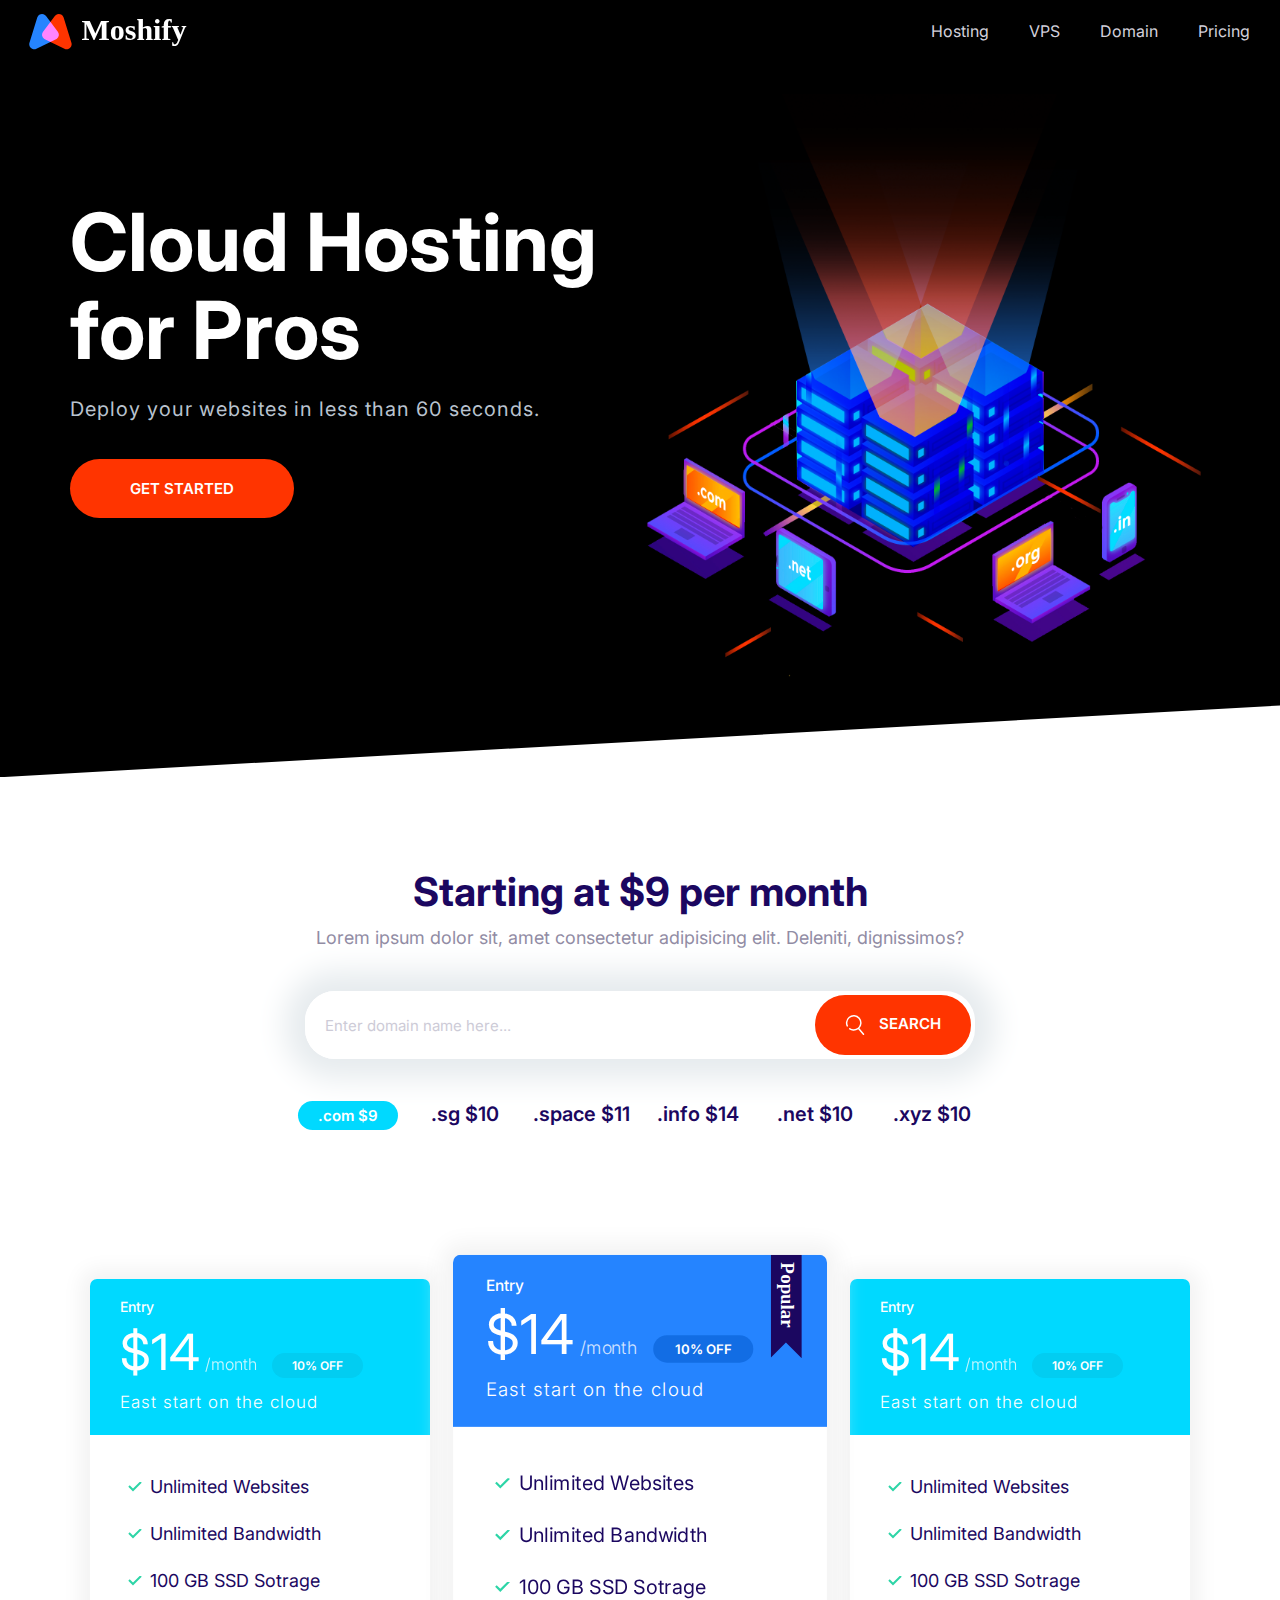
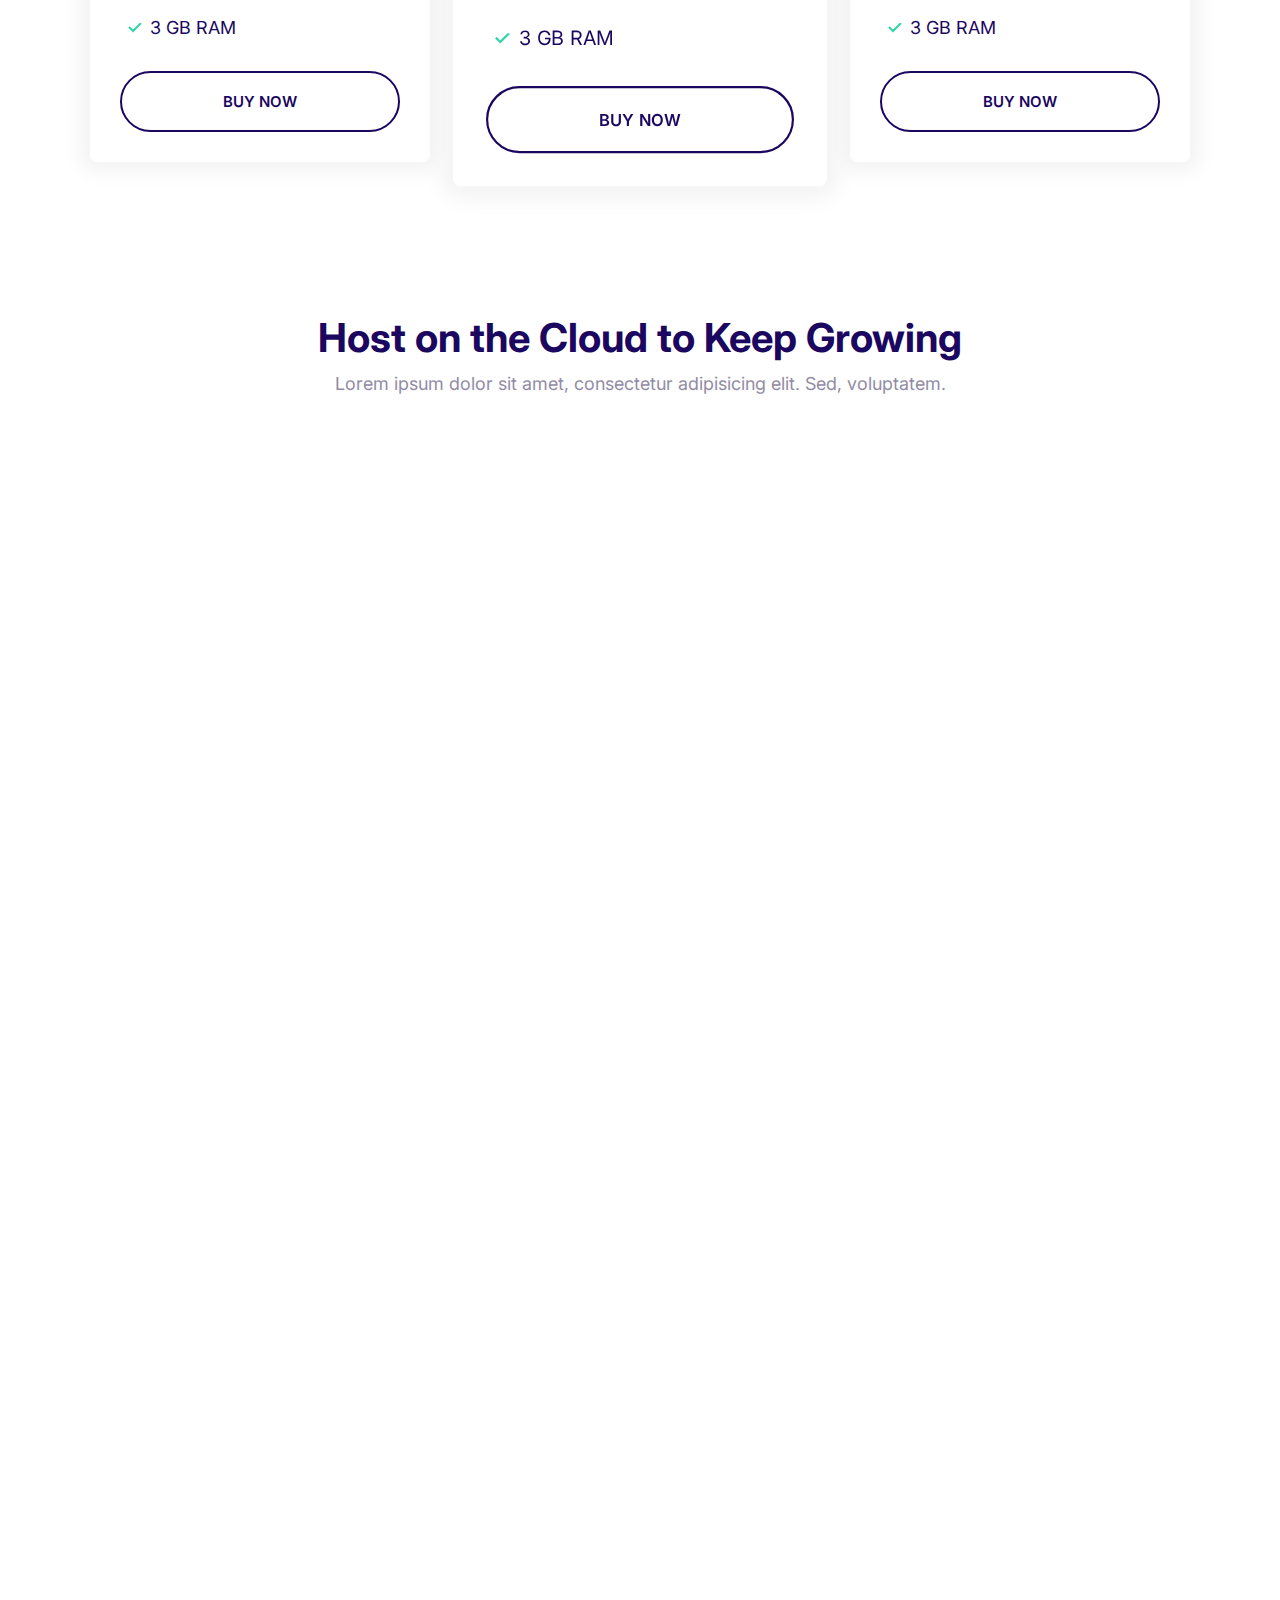
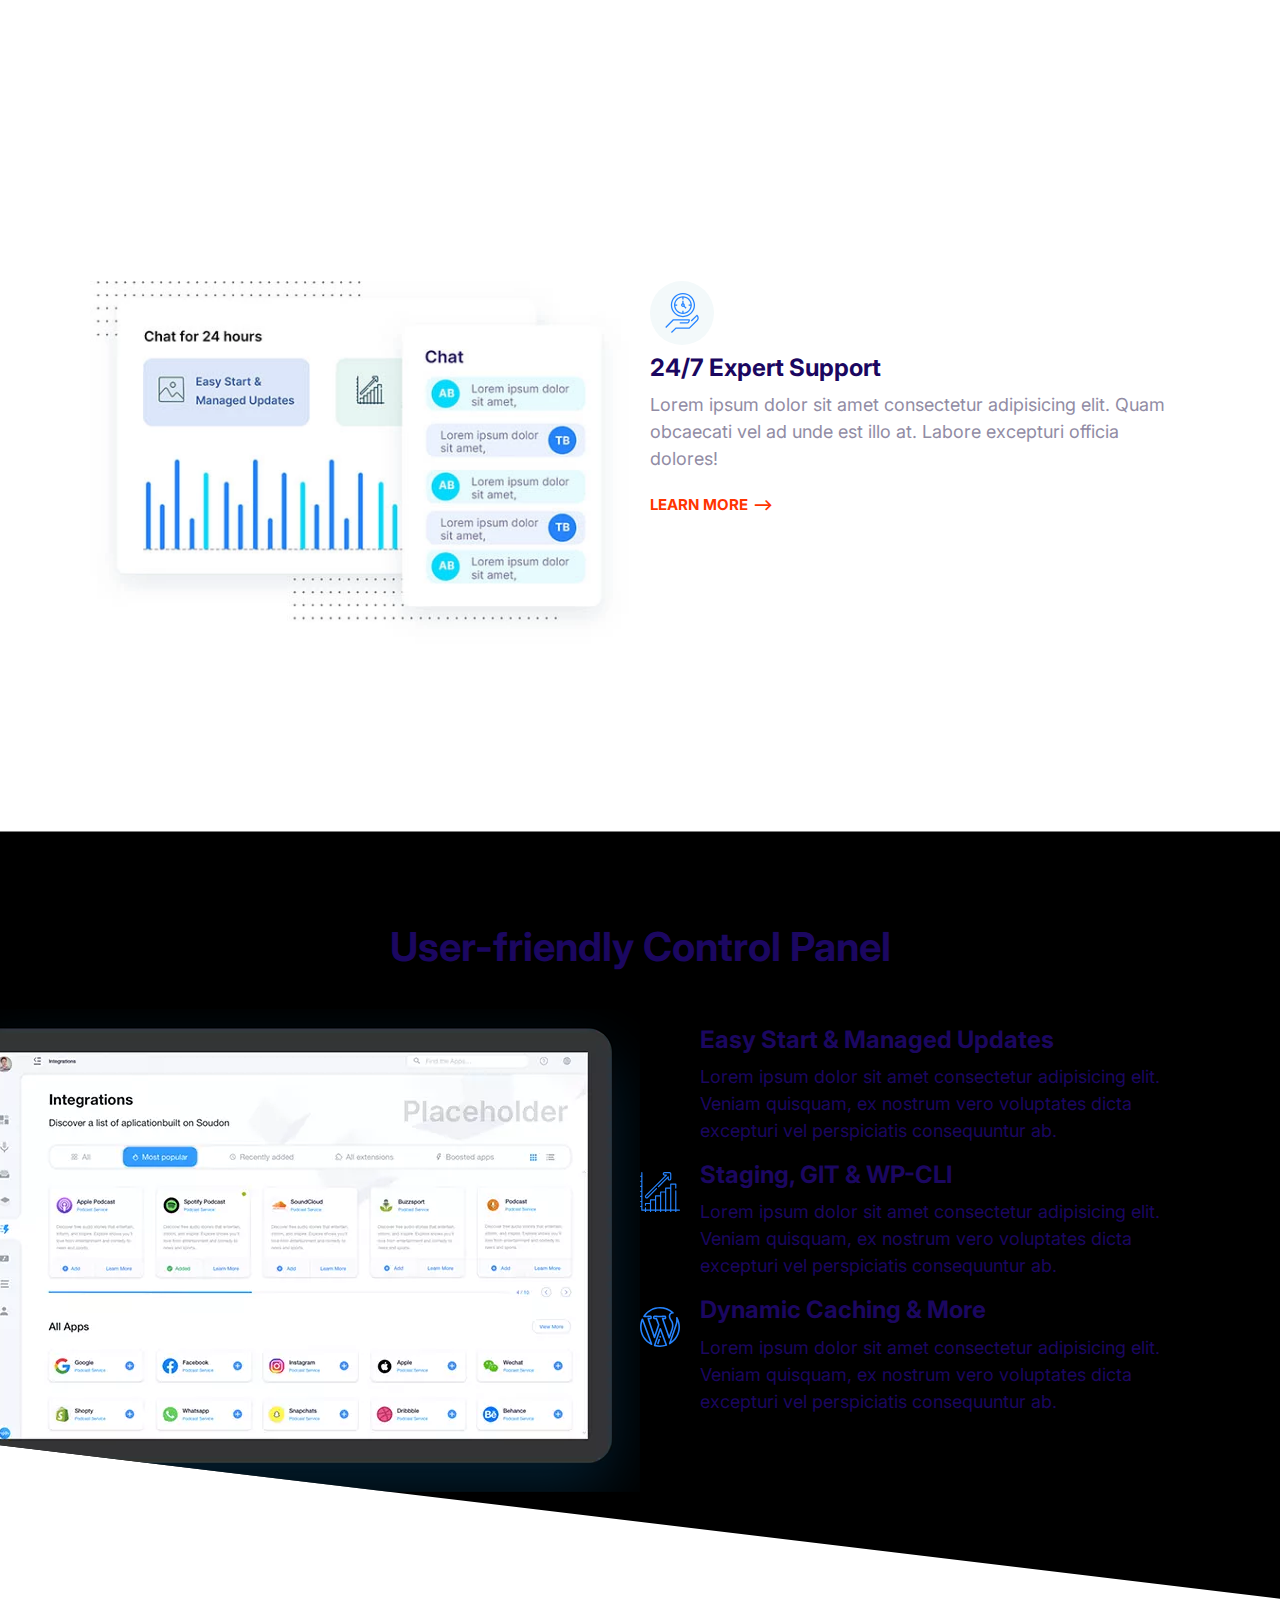
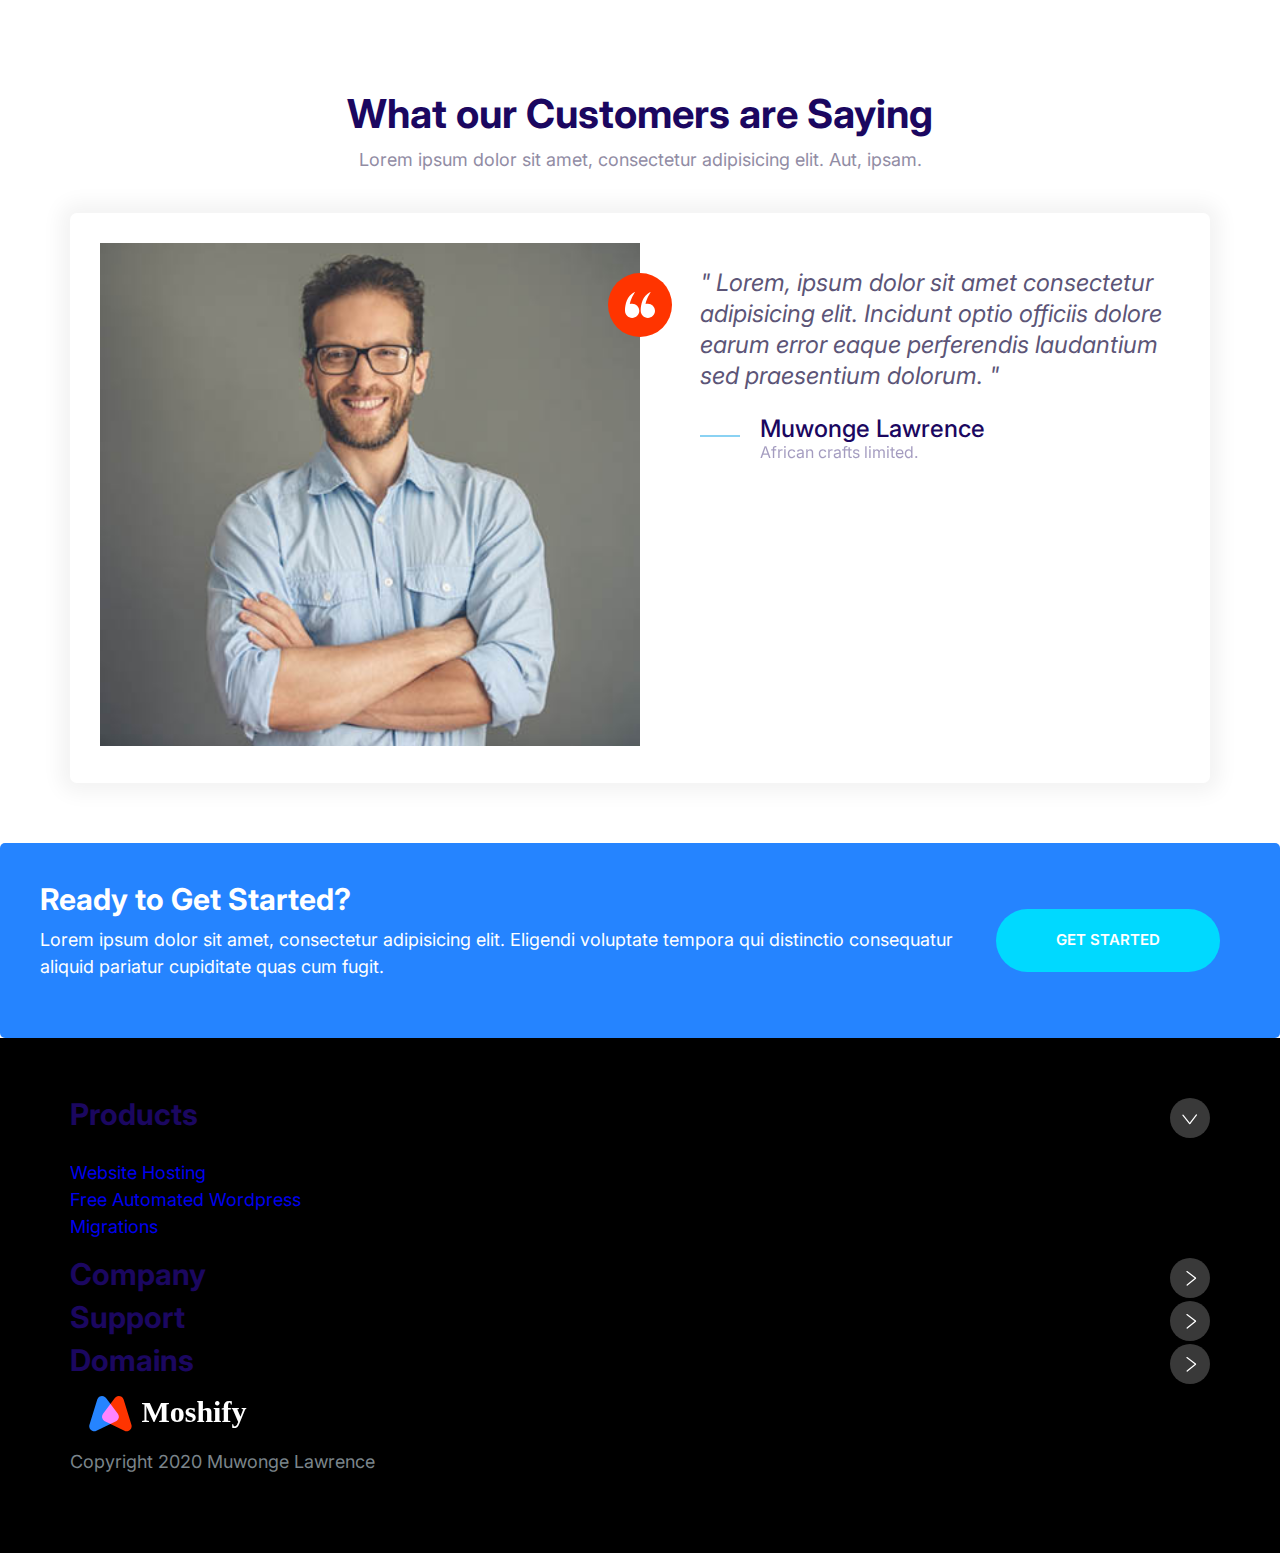
<file: index.html>
<!DOCTYPE html>
<html lang="en">
<head>
    <meta charset="UTF-8">
    <meta http-equiv="X-UA-Compatible" content="IE=edge">
    <meta name="viewport" content="width=device-width, initial-scale=1.0">
    <meta name="description" content="Deploy your websites in less than 6 seconds.">
    <meta property ="og:title" content = "Moshify....">
    <meta property ="og:description" content = "Moshify....">
    <meta property ="og:type" content = "website">
    <meta property ="og:image" content = "http://">
    <meta property ="og:url" content = "https://moshified.com">
    
    <title>Muwonge Hosting</title>

    <link rel="preconnect" href="https://fonts.gstatic.com" />
    <link
      href="https://fonts.googleapis.com/css2?family=Inter:wght@400;700&display=swap"
      rel="stylesheet"
    />
    <script async src="https://pagead2.googlesyndication.com/pagead/js/adsbygoogle.js?client=ca-pub-9194528412531488"
     crossorigin="anonymous"></script>
    <link rel="stylesheet" href="css/normalize.css">
    <link rel="stylesheet" href="css/styles.css">
    <link rel="stylesheet" href="https://unpkg.com/aos@next/dist/aos.css" />
    
</head>
<body>

<header>

  <nav class="nav collapsible">
    <a class="nav__brand" href="/"><img src="images/logo.svg" alt="" /></a>
    <svg class="icon icon--white nav__toggler">
      <use xlink:href="images/sprite.svg#menu"></use>
    </svg>
    <ul class="list nav__list collapsible__content">
      <li class="nav__item"><a href="#">Hosting</a></li>
      <li class="nav__item"><a href="#">VPS</a></li>
      <li class="nav__item"><a href="#">Domain</a></li>
      <li class="nav__item"><a href="#">Pricing</a></li>
    </ul>
  </nav>

</header>


<section class="block block--dark block--skewed-left hero">
  <div class="container grid grid--1x2">
    <header class="block__header hero__content">
      <h1 class="block__heading">Cloud Hosting for Pros</h1>
      <p class="hero__tagline">
        Deploy your websites in less than 60 seconds.
      </p>
      <a href="" class="btn btn--accent btn--stretched">Get Started</a>
    </header>
    <img class="hero__image" src="images/banner.png" alt="" />
  </div>
</section>


<section class="block container block-domain">
  <header class="block__header">
    <h2>Starting  at $9 per month</h2>
    <p>Lorem ipsum dolor sit, amet consectetur adipisicing elit. Deleniti, dignissimos?</p>
  </header>

  <div class="input-group">
    <input type="text" class="input" placeholder="Enter domain name here..." />
    <button class="btn btn--accent">

      <svg class="icon icon--white">
        <use xlink:href="images/sprite.svg#search"></use>
      </svg>

      Search
    </button>
  </div>

  <ul class="list block-domain__prices">
    <li><span class = "badge  badge--secondary">.com $9</span></li>
    <li>.sg $10</li>
    <li>.space $11</li>
    <li>.info $14</li>
    <li>.net $10</li>
    <li>.xyz $10</li>
  </ul>

</section>


<section class="block container block-plans">
  <div class="grid grid--1x3">
    <div class="plan">
      <div class="card card--secondary">
        <header class="card__header">
          <h3 class="plan__name">Entry</h3>
          <span class="plan__price">$14</span>
          <span class="plan__billing-cycle">/month</span>
          <span class="badge badge--secondary badge--small">10% OFF</span>
          <span class="plan__description">East start on the cloud</span>
        </header>
        <div class="card__body">
          <ul class="list list--tick">
            <li class="list__item">Unlimited Websites</li>
            <li class="list__item">Unlimited Bandwidth</li>
            <li class="list__item">100 GB SSD Sotrage</li>
            <li class="list__item">3 GB RAM</li>
          </ul>
          <button class="btn btn--outline btn--block">Buy Now</button>
        </div>
      </div>
    </div>
    <div class="plan plan--popular">
      <div class="card card--primary">
        <header class="card__header">
          <h3 class="plan__name">Entry</h3>
          <span class="plan__price">$14</span>
          <span class="plan__billing-cycle">/month</span>
          <span class="badge badge--primary badge--small">10% OFF</span>
          <span class="plan__description">East start on the cloud</span>
        </header>
        <div class="card__body">
          <ul class="list list--tick">
            <li class="list__item">Unlimited Websites</li>
            <li class="list__item">Unlimited Bandwidth</li>
            <li class="list__item">100 GB SSD Sotrage</li>
            <li class="list__item">3 GB RAM</li>
          </ul>
          <button class="btn btn--outline btn--block">Buy Now</button>
        </div>
      </div>
    </div>
    <div class="plan">
      <div class="card card--secondary">
        <header class="card__header">
          <h3 class="plan__name">Entry</h3>
          <span class="plan__price">$14</span>
          <span class="plan__billing-cycle">/month</span>
          <span class="badge badge--secondary badge--small">10% OFF</span>
          <span class="plan__description">East start on the cloud</span>
        </header>
        <div class="card__body">
          <ul class="list list--tick">
            <li class="list__item">Unlimited Websites</li>
            <li class="list__item">Unlimited Bandwidth</li>
            <li class="list__item">100 GB SSD Sotrage</li>
            <li class="list__item">3 GB RAM</li>
          </ul>
          <button class="btn btn--outline btn--block">Buy Now</button>
        </div>
      </div>
    </div>
  </div>
</section>

<section class="block container">
  <header class="block__header">
    <h2>Host on the Cloud to Keep Growing</h2>
    <p>
      Lorem ipsum dolor sit amet, consectetur adipisicing elit. Sed, voluptatem.
    </p>
  </header>
  <article class="grid grid--1x2 feature">
    <div class="feature__content" data-aos="fade-right">
      <span class="icon-container">
        <svg class="icon icon--primary">
          <use xlink:href="images/sprite.svg#easy"></use>
        </svg>
      </span>
      <h3 class="feature__heading">Super Easy to Use</h3>
      <p>
        Lorem ipsum dolor sit amet consectetur adipisicing elit. Quam obcaecati
        vel ad unde est illo at. Labore excepturi officia dolores!
      </p>
      <a href="#" class="link-arrow">Learn More</a>
    </div>
    <picture data-aos="zoom-in-left">
      <source
        type="image/webp"
        srcset="images/easy.webp 1x, images/easy@2x.webp 2x"
      />
      <source
        type="image/jpg"
        srcset="images/easy.jpg 1x, images/easy@2x.jpg 2x"
      />
      <img class="feature__image" src="images/easy@2x.jpg" alt="" />
    </picture>
  </article>
  <article class="grid grid--1x2 feature">
    <div class="feature__content" data-aos="fade-right">
      <span class="icon-container">
        <svg class="icon icon--primary">
          <use xlink:href="images/sprite.svg#computer"></use>
        </svg>
      </span>
      <h3 class="feature__heading">Simply Fast Websites</h3>
      <p>
        Lorem ipsum dolor sit amet consectetur adipisicing elit. Quam obcaecati
        vel ad unde est illo at. Labore excepturi officia dolores!
      </p>
      <a href="#" class="link-arrow">Learn More</a>
    </div>
    <picture data-aos="zoom-in-left">
      <source
        type="image/webp"
        srcset="images/fast.webp 1x, images/fast@2x.webp 2x"
      />
      <source
        type="image/jpg"
        srcset="images/fast.jpg 1x, images/fast@2x.jpg 2x"
      />
      <img class="feature__image" src="images/fast@2x.jpg" alt="" />
    </picture>
  </article>
  <article class="grid grid--1x2 feature">
    <div class="feature__content" data-aos="fade-right">
      <span class="icon-container">
        <svg class="icon icon--primary">
          <use xlink:href="images/sprite.svg#wordpress"></use>
        </svg>
      </span>
      <h3 class="feature__heading">Wordpress Made Easy</h3>
      <p>
        Lorem ipsum dolor sit amet consectetur adipisicing elit. Quam obcaecati
        vel ad unde est illo at. Labore excepturi officia dolores!
      </p>
      <a href="#" class="link-arrow">Learn More</a>
    </div>
    <picture data-aos="zoom-in-left">
      <source
        type="image/webp"
        srcset="images/wordpress.webp 1x, images/wordpress@2x.webp 2x"
      />
      <source
        type="image/jpg"
        srcset="images/wordpress.jpg 1x, images/wordpress@2x.jpg 2x"
      />
      <img class="feature__image" src="images/wordpress@2x.jpg" alt="" />
    </picture>
  </article>
  <article class="grid grid--1x2 feature">
    <div class="feature__content">
      <span class="icon-container">
        <svg class="icon icon--primary">
          <use xlink:href="images/sprite.svg#clock"></use>
        </svg>
      </span>
      <h3 class="feature__heading">24/7 Expert Support</h3>
      <p>
        Lorem ipsum dolor sit amet consectetur adipisicing elit. Quam obcaecati
        vel ad unde est illo at. Labore excepturi officia dolores!
      </p>
      <a href="#" class="link-arrow">Learn More</a>
    </div>
    <picture>
      <source
        type="image/webp"
        srcset="images/support.webp 1x, images/support@2x.webp 2x"
      />
      <source
        type="image/jpg"
        srcset="images/support.jpg 1x, images/support@2x.jpg 2x"
      />
      <img class="feature__image" src="images/support@2x.jpg" alt="" />
    </picture>
  </article>
</section>


<section class="block block--dark block--skewed-right block-showcase">
  <header class="block__header">
    <h2>User-friendly Control Panel</h2>
  </header>
  <div class="container grid grid--1x2">
    <picture class="block-showcase__image">
      <source
        type="image/webp"
        srcset="images/ipad.webp 1x, images/ipad@2x.webp 2x"
      />
      <source
        type="image/png"
        srcset="images/ipad.png 1x, images/ipad@2x.png 2x"
      />
      <img src="images/ipad.png" alt="" />
    </picture>
    <ul class="list">
      <li>
        <div class="media">
          <div class="media__image">
            <svg class="icon icon--primary">
              <use xlink:href="images/sprite.svg#snap"></use>
            </svg>
          </div>
          <div class="media__body">
            <h3 class="media__title">Easy Start & Managed Updates</h3>
            <p>
              Lorem ipsum dolor sit amet consectetur adipisicing elit. Veniam
              quisquam, ex nostrum vero voluptates dicta excepturi vel
              perspiciatis consequuntur ab.
            </p>
          </div>
        </div>
      </li>
      <li>
        <div class="media">
          <div class="media__image">
            <svg class="icon icon--primary">
              <use xlink:href="images/sprite.svg#growth"></use>
            </svg>
          </div>
          <div class="media__body">
            <h3 class="media__title">Staging, GIT & WP-CLI</h3>
            <p>
              Lorem ipsum dolor sit amet consectetur adipisicing elit. Veniam
              quisquam, ex nostrum vero voluptates dicta excepturi vel
              perspiciatis consequuntur ab.
            </p>
          </div>
        </div>
      </li>
      <li>
        <div class="media">
          <div class="media__image">
            <svg class="icon icon--primary">
              <use xlink:href="images/sprite.svg#wordpress"></use>
            </svg>
          </div>
          <div class="media__body">
            <h3 class="media__title">Dynamic Caching & More</h3>
            <p>
              Lorem ipsum dolor sit amet consectetur adipisicing elit. Veniam
              quisquam, ex nostrum vero voluptates dicta excepturi vel
              perspiciatis consequuntur ab.
            </p>
          </div>
        </div>
      </li>
    </ul>
  </div>
</section>

<section class="block">
  <header class="block__header">
    <h2>What our Customers are Saying</h2>
    <p>Lorem ipsum dolor sit amet, consectetur adipisicing elit. Aut, ipsam.</p>
  </header>
  <div class="container">
    <div class="card testimonial">
      <div class="grid grid--1x2">
        <div class="testimonial__image">
          <img src="images/testimonial.jpg" alt="A happy, smiling customer" />
          <span class="icon-container icon-container--accent">
            <svg class="icon icon--white icon--small">
              <use xlink:href="images/sprite.svg#quotes"></use>
            </svg>
          </span>
        </div>
        <blockquote class="quote">
          <p class="quote__text">
            Lorem, ipsum dolor sit amet consectetur adipisicing elit. Incidunt
            optio officiis dolore earum error eaque perferendis laudantium sed
            praesentium dolorum.
          </p>
          <footer>
            <div class="media">
              <div class="media__image">
                <svg class="icon icon--primary quote__line">
                  <use xlink:href="images/sprite.svg#line"></use>
                </svg>
              </div>
              <div class="media__body">
                <h3 class="media__title quote__author">Muwonge Lawrence</h3>
                <p class="quote__organization">African crafts limited.</p>
              </div>
            </div>
          </footer>
        </blockquote>
      </div>
    </div>
  </div>
</section>

<div class="callout callout--primary">
  <div class="grid grid--1x2">
    <div class="callout__content">
      <h2 class="callout__heading">Ready to Get Started?</h2>
      <p>
        Lorem ipsum dolor sit amet, consectetur adipisicing elit. Eligendi
        voluptate tempora qui distinctio consequatur aliquid pariatur cupiditate
        quas cum fugit.
      </p>
    </div>
    <a href="#" class="btn btn--secondary btn--stretched">Get Started</a>
  </div>
</div>


<footer class="block block--dark footer">
  <div class="container grid footer__sections">
    <section class="collapsible collapsible--expanded footer__section">
      <header class="collapsible__header">
        <h2 class="collapsible__heading footer__heading">Products</h2>
        <embed src="images/chevron.svg" class="icon icon--white collapsible__chevron"/>
      </header>
      <div class="collapsible__content">
        <ul class="list">
          <li><a href="#">Website Hosting</a></li>
          <li><a href="#">Free Automated Wordpress</a></li>
          <li><a href="#">Migrations</a></li>
        </ul>
      </div>
    </section>
    <section class="collapsible footer__section">
      <header class="collapsible__header">
        <h2 class="collapsible__heading footer__heading">Company</h2>
        <embed src="images/chevron.svg" class="icon icon--white collapsible__chevron"/>
      </header>
      <div class="collapsible__content">
        <ul class="list">
          <li><a href="#">About</a></li>
          <li><a href="#">Affiliates</a></li>
          <li><a href="#">Blog</a></li>
        </ul>
      </div>
    </section>
    <section class="collapsible footer__section">
      <header class="collapsible__header">
        <h2 class="collapsible__heading footer__heading">Support</h2>
        <embed src="images/chevron.svg" class="icon icon--white collapsible__chevron"/>
      </header>
      <div class="collapsible__content">
        <ul class="list">
          <li><a href="#">Contact</a></li>
          <li><a href="#">Knowledge Base</a></li>
          <li><a href="#">FAQ</a></li>
        </ul>
      </div>
    </section>
    <section class="collapsible footer__section">
      <header class="collapsible__header">
        <h2 class="collapsible__heading footer__heading">Domains</h2>
        <embed src="images/chevron.svg" class="icon icon--white collapsible__chevron"/>
      </header>
      <div class="collapsible__content">
        <ul class="list">
          <li><a href="#">Domain Checker</a></li>
          <li><a href="#">Domain Transfer</a></li>
          <li><a href="#">Free Domain</a></li>
        </ul>
      </div>
    </section>
    <section class="footer__brand">
      <img src="images/logo.svg" alt="" />
      <p class="footer__copyright">Copyright 2020 Muwonge Lawrence</p>
    </section>
  </div>
</footer>







<script src="js/main.js"></script>

<script src="https://unpkg.com/aos@next/dist/aos.js"></script>
<script>
  AOS.init();
</script>

</body>
</html>
</file>
<file: css/styles.css>
:root {
    --color-primary: #2584ff;
    --color-secondary: #00d9ff;
    --color-accent: #ff3400;
    --color-headings: #1b0760;
    --color-body: #918ca4;
    --color-body-darker:#5c5577;
    --color-border: #ccc;
    --border-radius:30px;
  }

  *,
*::after,
*::before {
  box-sizing: border-box;
}

  /* Typograpy */
  html {
    /* 62.5% of 16px = 10px */
    font-size: 62.5%;
  }
  
  body {
    font-family: Inter, Arial, Helvetica, sans-serif;
    font-size: 2.4rem;
    line-height: 1.5;
    color: var(--color-body);
  }
  
  h1,
  h2,
  h3 {
    color: var(--color-headings);
    margin-bottom: 1rem;
    line-height: 1.1;
  }
  
  h1 {
    font-size: 7rem;
  }
  
  h2 {
    font-size: 4rem;
  }
  
  h3 {
    font-size: 3rem;
  }
  
  p {
    margin-top: 0;
  }
 

  /* links */
  a {
    text-decoration: none;
  }
  
  .link-arrow {
    color: var(--color-accent);
    text-transform: uppercase;
    font-size: 2rem;
    font-weight: bold;
  }
  
  .link-arrow::after {
    content: "-->";
    margin-left: 5px;
    transition: margin 0.15s;
  }
  
  .link-arrow:hover::after {
    margin-left: 10px;
  }

  /* bagdes */
  .badge {
    border-radius: 20px;
    font-size: 2rem;
    font-weight: 600;
    padding: 0.5rem 2rem;
    white-space: nowrap;
  }
  
  .badge--primary {
    background: var(--color-primary);
    color: #fff;
  }
  
  .badge--secondary {
    background: var(--color-secondary);
    color: #fff;
  }
  
  .badge--small {
    font-size: 1.6rem;
  }


  /* lists */
  .list {
    list-style: none;
    padding-left: 0;
    color: var(--color-headings);
  }
  
  .list--inline .list__item {
    display: inline-block;
    margin-right: 2rem;
  }
  
  .list--tick {
    list-style-image: url(../images/tick.svg);
    padding-left: 3rem;
  }
  
  .list--tick .list__item {
    padding-left: 0.5rem;
    margin-bottom: 1rem;
  }
  
  /* Icons */
  .icon {
    width: 40px;
    height: 40px;
  }


.icon--small {
  width: 30px;
  height: 30px;
}
  
  .icon--primary {
    fill: var(--color-primary);
  }

  .icon--white {
    fill: #fff;
  }
  
  .icon-container {
    background: #f3f9fa;
    width: 64px;
    height: 64px;
    border-radius: 100%;
    display: inline-flex;
    justify-content: center;
    align-items: center;
  }

  .icon-container--accent {
    background: var(--color-accent);
  }


  /* buttons */
  .btn {
    border-radius: 40px;
    border: 0;
    cursor: pointer;
    font-size: 1.8rem;
    font-weight: 600;
    margin: 1rem 0;
    padding: 2rem 3rem;
    text-align: center;
    text-transform: uppercase;
    white-space: nowrap;
  }

  .btn .icon {
    width:2rem;
    height: 2rem;
    margin-right: 1rem;
    vertical-align: middle;
  }
  
  .btn--primary {
    background: var(--color-primary);
    color: #fff;
  }
  
  .btn--primary:hover {
    background: #3a8ffd;
  }

  .btn--stretched {
    padding-left: 6rem;
    padding-right: 6rem;
  }
  
  .btn--secondary {
    background: var(--color-secondary);
    color: #fff;
  }
  
  .btn--secondary:hover {
    background: #05cdf0;
  }
  
  .btn--accent {
    background: var(--color-accent);
    color: #fff;
  }
  
  .btn--accent:hover {
    background: #ec3000;
  }
  
  .btn--outline {
    background: #fff;
    color: var(--color-headings);
    border: 2px solid var(--color-headings);
  }
  
  .btn--outline:hover {
    background: var(--color-headings);
    color: #fff;
  }
  
  .btn--block {
    width: 100%;
    display: inline-block;
  }

  /* inputs */
  .input {
    border-radius: var(--border-radius);
    border: 1px solid var(--color-border);
    color: var(--color-headings);
    font-size: 2rem;
    outline: 0;
    padding: 1.5rem 3.5rem;
  }
  
  ::placeholder {
    color: #cdcbd7;
  }
  
  @media screen and (min-width: 1024px) {
    .input {
      font-size: 1.5rem;
    }
  }

  /* input group */

  .input-group {
    border: 1px solid var(--color-border);
    border-radius: var(--border-radius);
    display: flex;
  }
  
  .input-group .input {
    border: 0;
    flex-grow: 1;
    padding: 1.5rem 2rem;
  }
  
  .input-group .btn {
    margin: 4px;
  }


/* Cards */
.card {
  border-radius: 7px;
  box-shadow: 0 0 20px 10px #f3f3f3;
  overflow: hidden;
}

.card__header,
.card__body {
  padding: 2rem 3rem;
}

.card--primary .card__header {
  background: var(--color-primary);
  color: #fff;
}

.card--secondary .card__header {
  background: var(--color-secondary);
  color: #fff;
}

.card--primary .badge--primary {
  background: #126de4;
}

.card--secondary .badge--secondary {
  background: #02cdf1;
}


/* plans */
.plan__name {
  color: #fff;
  margin: 0;
  font-weight: 500;
  font-size: 2.4rem;
}

.plan__price {
  font-size: 6rem;
}

.plan__billing-cycle {
  font-size: 2.4rem;
  font-weight: 300;
  opacity: 0.8;
  margin-right: 1rem;
}

.plan__description {
  font-size: 2rem;
  font-weight: 300;
  letter-spacing: 1px;
  display: block;
}

.plan .list__item {
  margin-bottom: 2rem;
}

.plan--popular .card__header {
  position: relative;
}

.plan--popular {
  transform: scale(1.1);
}

.plan--popular .card__header::before {
  content: url(../images/popular.svg);
  width: 40px;
  display: inline-block;
  position: absolute;
  top: -6px;
  right: 5%;
}

.plan:hover {
  transform: scale(1.05);
}

.plan--popular:hover {
  transform: scale(1.15);
}


/* Media */
.media {
  display: flex;
}

.media__title {
  margin-top: 0;
}

.media__body {
  margin: 0 2rem;
}

.media__image {
  margin-top: 1rem;
}

/* quotes */
.quote{
  font-size: 3rem;
  font-style: italic;
  color: var(--color-body-darker);
  line-height: 1.3;
}

.quote__text::before {
  content: '"';

}

.quote__text::after {
  content: '"';

}
.quote__author {
  font-size: 3rem;
  font-weight: 500;
  font-style: normal;
  margin-bottom: 0;
}

.quote__organization{
color:var(--color-headings);
opacity:.4;
font-size: 2rem;
font-style: normal;
}

.quote__line {
  position:relative;
  bottom: 10px;

}


/* Grids */
.grid {
  display: grid;
}

@media screen and (min-width: 768px) {
  .grid--1x2 {
    grid-template-columns: repeat(2, 1fr);
  }
}

@media screen and (min-width: 1024px) {
  .grid--1x3 {
    grid-template-columns: repeat(3, 1fr);
  }
}


/* Testimonials */
.testimonial {
  padding: 3rem;
}

.testimonial__image {
  position: relative;
  margin: 0 3rem;
}

.testimonial__image > img {
  width: 100%;
}

.testimonial__image > .icon-container {
  position: absolute;
  top: 3rem;
  right: -32px;
}

@media screen and (min-width: 768px) {
  .testimonial__image {
    margin: 0;
  }

  .testimonial .quote,
  .testimonial .quote__author {
    font-size: 2.4rem;
  }

  .testimonial .quote {
    margin-left: 6rem;
    margin-right: 0;
  }
}


/* Callouts */
.callout {
  padding: 4rem;
  border-radius: 5px;
}

.callout--primary {
  background: var(--color-primary);
  color: #fff;
}

.callout__heading {
  color: #fff;
  margin-top: 0;
  font-size: 3rem;
}

.callout .btn {
  justify-self: center;
  align-self: center;
}

.callout__content {
  text-align: center;
}

@media screen and (min-width: 768px) {
  .callout .grid--1x2 {
    grid-template-columns: 1fr auto;
  }

  .callout__content {
    text-align: left;
  }

  .callout .btn {
    justify-self: start;
    margin: 0 2rem;
  }
}


/* Collapsibles */
.collapsible__header {
  display: flex;
  justify-content: space-between;
}

.collapsible__heading {
  margin-top: 0;
  font-size: 3rem;
}

.collapsible__chevron {
  transform: rotate(-90deg);
  transition: transform 0.3s;
}

.collapsible__content {
  max-height: 0;
  overflow: hidden;
  opacity: 0;
  transition: all 0.3s;
}

.collapsible--expanded .collapsible__chevron {
  transform: rotate(0);
}

.collapsible--expanded .collapsible__content {
  max-height: 100vh;
  opacity: 1;
}

/* Blocks */
.block {
  --padding-vertical: 6rem;
  padding: var(--padding-vertical) 2rem;
}

.block__header {
  text-align: center;
  margin-bottom: 4rem;
}

.block__heading {
  margin-top: 0;
}

.block--dark {
  background: #000;
  color: #7b858b;
}

.block--dark .block__heading {
  color: #fff;
}

.block--skewed-right {
  padding-bottom: calc(var(--padding-vertical) + 4rem);
  clip-path: polygon(0% 0%, 100% 0%, 100% 100%, 0% 80%);
}

.block--skewed-left {
  padding-bottom: calc(var(--padding-vertical) + 4rem);
  clip-path: polygon(0% 0%, 100% 0%, 100% 80%, 0% 100%);
}

.container {
  max-width: 1140px;
  margin: 0 auto;
}


/* Navigation Bar */
.nav {
  background: #000;
  display: flex;
  justify-content: space-between;
  flex-wrap: wrap;
  padding: 0 1rem;
  align-items: center;
}

.nav__list {
  width: 100%;
  margin: 0;
}

.nav__item {
  padding: 0.5rem 2rem;
  border-bottom: 1px solid #222;
}

.nav__item > a {
  color: #d2d0db;
  transition: color 0.3s;
}

.nav__item > a:hover {
  color: #fff;
}

.nav__toggler {
  opacity: 0.5;
  transition: box-shadow 0.15s;
  cursor: pointer;
}

.nav.collapsible--expanded .nav__toggler {
  opacity: 1;
  box-shadow: 0 0 0 3px #666;
  border-radius: 5px;
}

.nav__brand {
  transform: translateY(5px);
}

@media screen and (min-width: 768px) {
  .nav__toggler {
    display: none;
  }

  .nav__list {
    width: auto;
    display: flex;
    font-size: 1.6rem;
    max-height: 100%;
    opacity: 1;
  }

  .nav__item {
    border: 0;
  }
}


/* Hero */
.hero {
  clip-path: polygon(0% 0%, 100% 0%, 100% 90%, 0% 100%);
}

.hero__tagline {
  font-size: 2rem;
  color: #b9c3cf;
  letter-spacing: 1px;
  margin: 2rem 0 5rem;
}

.hero__image {
  width: 100%;
}

@media screen and (min-width: 768px) {
  .hero {
    padding-top: 0;
  }

  .hero__content {
    text-align: left;
    align-self: center;
  }
}
  

/* Domain Block */
.block-domain .input-group {
   box-shadow: 0 0 30px 20px #e6ebee;
   border:0;
   margin: 4rem auto;
   max-width: 670px;

}
 
 .block-domain__prices{
    display:grid;
    grid-template-columns: repeat(3 ,1fr);
    grid-template-rows: repeat(2 ,1fr);
    font-size: 2rem;
    font-weight: 600;
    justify-items: center;
    max-width: 700px;
    margin: 0 auto;
 }

 @media screen and (min-width: 768px){
  .block-domain__prices{
     grid-template-columns: repeat(auto-fit, minmax(10rem, 1fr));
  }
 }

 /* Plans Block */
.block-plans .grid {
  gap: 8rem 4rem;
}

.block-plans .card {
  max-width: 500px;
  margin: 0 auto;
}

/* Features */
.feature {
  gap: 4rem 2rem;
  margin: 12rem 0;
}

.feature:first-of-type {
  margin-top: 6rem;
}

.feature__heading {
  margin: 1rem 0;
}

.feature__image {
  width: 100%;
}

@media screen and (min-width: 768px) {
  .feature:nth-of-type(even) .feature__content {
    order: 2;
  }
}

/* Showcase Block */
.block-showcase__image > img {
  width: 100%;
}

@media screen and (min-width: 768px) {
  .block-showcase .grid {
    grid-template-columns: 50% 50%;
  }

  .block-showcase__image {
    justify-self: end;
  }

  .block-showcase__image > img {
    width: auto;
    max-width: 700px;
  }
}



/* media queries  or styling for larger screens */
/*  for links */
   @media screen and (min-width: 1024px) {
    .link-arrow {
      font-size: 1.5rem;
    }
  }
/* for badges */
  @media screen and (min-width: 1024px) {
    .badge {
      font-size: 1.5rem;
    }
  
    .badge--small {
      font-size: 1.2rem;
    }
  }

  /* for lists */
  @media screen and (min-width: 1024px) {
    .list--tick .list__item {
      padding-left: 0;
    }
  }

  /* for buttons */
  @media screen and (min-width: 1024px) {
    .btn {
      font-size: 1.5rem;
    }
  }

  @media screen and (min-width: 1024px) {
    body {
      font-size: 1.8rem;
    }
  
    h1 {
      font-size: 8rem;
    }
  
    h2 {
      font-size: 4rem;
    }
  
    h3 {
      font-size: 2.4rem;
    }
  }
  
  /* for plans */
  @media screen and (min-width: 1024px) {
    .plan__name {
      font-size: 1.4rem;
    }
  
    .plan__price {
      font-size: 5rem;
    }
  
    .plan__billing-cycle {
      font-size: 1.6rem;
    }
  
    .plan__description {
      font-size: 1.7rem;
    }
  }

  /* for quotes */
  @media screen and (min-width: 1024px) {
    .quote {
      font-size: 2rem;
    }

    .quote__author{
      font-size: 2.4rem;
    }

    .quote__organization{
      font-size: 1.6rem;
    }
  }
</file>
